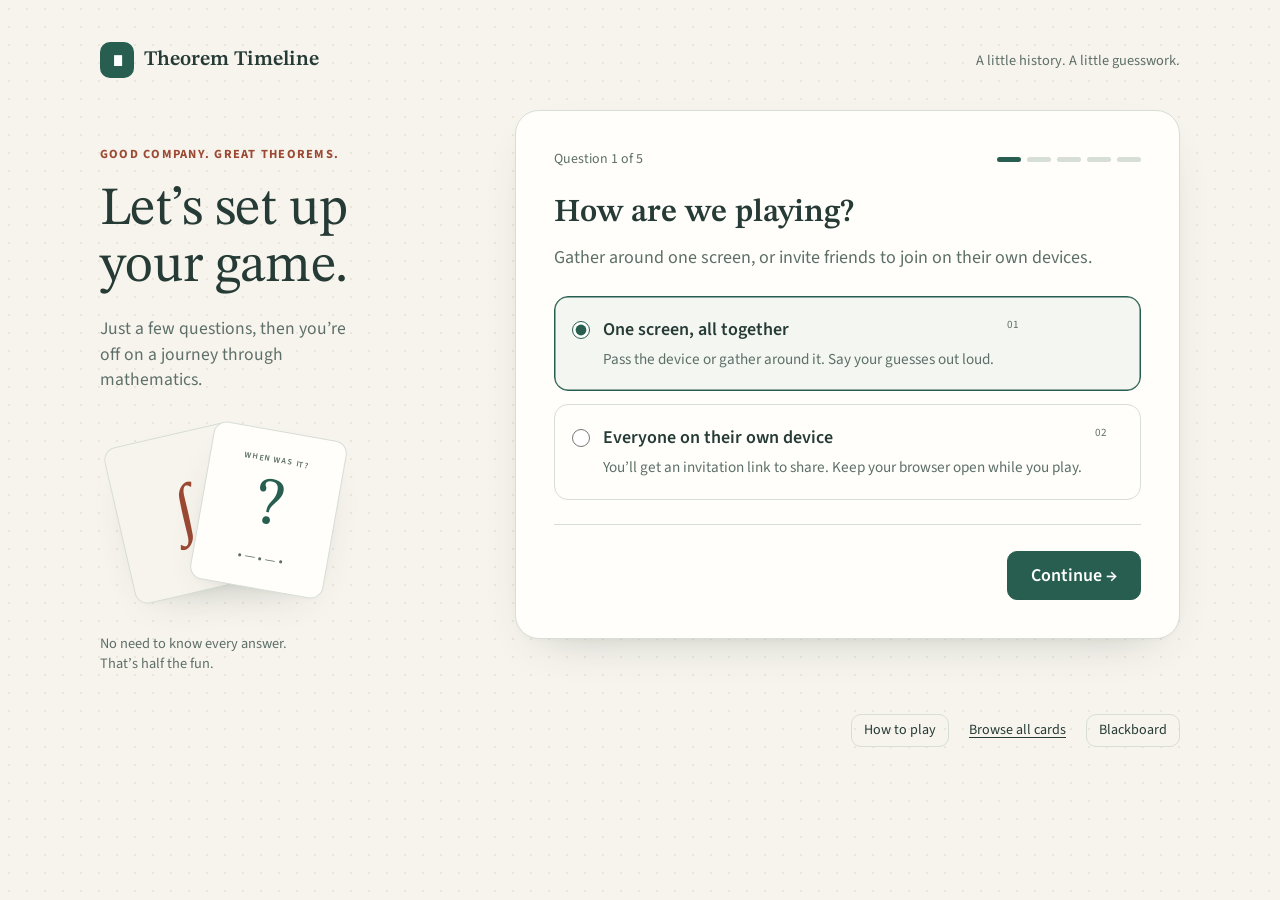
<file: site/index.html>
<!doctype html>
<html lang="en">
<head>
<meta charset="utf-8">
<meta name="viewport" content="width=device-width, initial-scale=1, viewport-fit=cover">
<title>Theorem Timeline</title>
<link rel="icon" href="data:image/svg+xml,%3Csvg xmlns='http://www.w3.org/2000/svg' viewBox='0 0 32 32'%3E%3Crect x='7' y='5' width='18' height='22' fill='%231B2A41'/%3E%3C/svg%3E">
<link rel="preconnect" href="https://fonts.googleapis.com">
<link rel="preconnect" href="https://fonts.gstatic.com" crossorigin>
<link rel="stylesheet" href="https://fonts.googleapis.com/css2?family=STIX+Two+Text:ital,wght@0,400;0,600;1,400&family=Source+Sans+3:wght@400;600;700&display=swap">
<link rel="stylesheet" href="vendor/katex/katex.min.css?v=b075123b50">
<link rel="stylesheet" href="style.css?v=e547e07cc0">
</head>
<body>
<main id="app"></main>
<dialog id="rules" aria-labelledby="rules-title">
  <div class="dialog-head">
    <h2 id="rules-title">How to play</h2>
    <button type="button" class="close" data-close aria-label="Close the rules">×</button>
  </div>
  <ol class="rules">
    <li>Everyone starts with one theorem in their timeline, showing its year, and a few ∎ tokens (2 unless changed at setup). The goal is to collect a set number of cards first.</li>
    <li>On your turn, read the new theorem and tap the gap in your timeline where you think it belongs. Equal years count as correct on either side.</li>
    <li>Name a mathematician credited for the result before the card is revealed: out loud on a shared screen, or typed in when playing online (small spelling mistakes are fine). A correct name earns you a ∎ (up to 5). On cards with several credited people, any one of them counts. Unless the game was set up otherwise, the name only counts if you also placed the card correctly.</li>
    <li>Before the reveal, other players may challenge: spend one ∎ and pick a different gap in your timeline. Each gap can hold only one challenge.</li>
    <li>Reveal the card. If you placed it right, you keep it. If you didn’t, a challenger who picked the right gap takes it into their own timeline. Otherwise it is discarded.</li>
    <li>At the start of a turn, any player can trade 3 ∎ for a card from the deck, placed correctly in their timeline.</li>
    <li>The first player to reach the target wins. If the deck runs out, the most cards wins, then the most ∎.</li>
  </ol>
</dialog>
<script src="vendor/katex/katex.min.js?v=e8d8855059"></script>
<script src="math.js?v=ae43feeab3"></script>
<script src="cards.js?v=8e529c0ac1"></script>
<script src="decks.js?v=d130dd4794"></script>
<script src="game.js?v=cfb825a4bc"></script>
<script src="setup-flow.js?v=dd5011cdbb"></script>
<script src="online.js?v=721d62ddc1"></script>
<script src="ui.js?v=c49f4eab27"></script>
</body>
</html>
</file>
<file: site/style.css>
/* Theorem Timeline. Light: graph paper and ink. Dark: blackboard and chalk. */
:root {
  color-scheme: light;
  --paper: #fafcff;
  --grid: #dde8f3;
  --ink: #1b2a41;
  --muted: #5b6b80;
  --line: #c9d6e4;
  --card: #ffffff;
  --card-rule: #d6e4f2;
  --card-top: #d9534f;
  --accent: #b5302a;
  --good: #2e7d4f;
  --good-wash: #e3f2e8;
  --bad: #b5302a;
  --button: #1b2a41;
  --button-ink: #ffffff;
  --shadow: 0 1px 0 #c9d6e4, 0 10px 24px -14px #1b2a4166;
  --p0: #2b6cb0; --p1: #2f855a; --p2: #805ad5; --p3: #c05621; --p4: #2c7a7b; --p5: #b83280;
  --serif: "STIX Two Text", "STIX Two Math", "Cambria Math", Cambria, Georgia, serif;
  --sans: "Source Sans 3", "Segoe UI", "Helvetica Neue", Arial, sans-serif;
  box-sizing: border-box;
  padding-top: env(safe-area-inset-top, 0px);
  padding-bottom: env(safe-area-inset-bottom, 0px);
}
@media (prefers-color-scheme: dark) {
  :root:not([data-theme="light"]) {
    color-scheme: dark;
    --paper: #1f2b27; --grid: #2a3833; --ink: #eef1ea; --muted: #a9b5ad; --line: #3e4e48;
    --card: #28352f; --card-rule: #33433c; --card-top: #f2a65a; --accent: #f2a65a;
    --good: #8fd19e; --good-wash: #2c4536; --bad: #f28b82; --button: #eef1ea; --button-ink: #1f2b27;
    --shadow: 0 1px 0 #3e4e48, 0 10px 24px -14px #000000aa;
    --p0: #7fb3ec; --p1: #7fd19b; --p2: #b9a2f0; --p3: #f0a36a; --p4: #6fd0cf; --p5: #f08cc6;
  }
}
:root[data-theme="dark"] {
  color-scheme: dark;
  --paper: #1f2b27; --grid: #2a3833; --ink: #eef1ea; --muted: #a9b5ad; --line: #3e4e48;
  --card: #28352f; --card-rule: #33433c; --card-top: #f2a65a; --accent: #f2a65a;
  --good: #8fd19e; --good-wash: #2c4536; --bad: #f28b82; --button: #eef1ea; --button-ink: #1f2b27;
  --shadow: 0 1px 0 #3e4e48, 0 10px 24px -14px #000000aa;
  --p0: #7fb3ec; --p1: #7fd19b; --p2: #b9a2f0; --p3: #f0a36a; --p4: #6fd0cf; --p5: #f08cc6;
}
*, *::before, *::after { box-sizing: inherit; }
html { scroll-padding-top: env(safe-area-inset-top, 0px); }
body {
  margin: 0; min-height: 100vh; color: var(--ink); font: 400 18px/1.45 var(--sans);
  background-color: var(--paper);
  background-image: linear-gradient(var(--grid) 1px, transparent 1px), linear-gradient(90deg, var(--grid) 1px, transparent 1px);
  background-size: 28px 28px;
}
button, input, select { font: inherit; color: inherit; }
button { cursor: pointer; }
:focus-visible { outline: 3px solid var(--accent); outline-offset: 3px; }
[hidden] { display: none !important; }
#app { max-width: 1500px; margin: 0 auto; padding: 18px clamp(14px, 3vw, 36px) 48px; }

/* Buttons */
.btn { border: 1.5px solid var(--ink); background: transparent; border-radius: 6px; padding: 9px 16px; font-weight: 600; line-height: 1.2; }
.btn:hover:not(:disabled) { background: var(--card); }
.btn.primary { background: var(--button); color: var(--button-ink); border-color: var(--button); }
.btn.primary:hover:not(:disabled) { filter: brightness(1.15); background: var(--button); }
.btn.quiet { border-color: var(--line); font-weight: 400; padding: 7px 12px; font-size: .9rem; }
.btn:disabled { opacity: .45; cursor: not-allowed; }
.qed { font-family: var(--serif); letter-spacing: .08em; }
a.btn { text-decoration: none; display: inline-block; color: var(--ink); }
.katex { font-size: 1.08em; color: inherit; }
.statement .katex { font-size: 1.05em; }
.tl-name .katex { font-size: 1em; }
.math.display { display: block; margin: .4em 0; overflow-x: auto; overflow-y: hidden; }

/* Top bar */
.bar { display: flex; align-items: center; justify-content: space-between; gap: 16px; flex-wrap: wrap; margin-bottom: 18px; }
.brand { font: 600 1.5rem/1 var(--serif); margin: 0; display: flex; align-items: center; gap: 10px; }
.brand::before { content: ""; width: .55em; height: .72em; background: var(--ink); display: inline-block; }
.bar-info { color: var(--muted); font-size: .95rem; display: flex; gap: 18px; }
.bar-actions { display: flex; gap: 8px; }

/* Setup */
.setup { max-width: 780px; margin: 4vh auto 0; }
.setup h1 { font: 600 clamp(2.4rem, 6vw, 4.2rem)/1.02 var(--serif); margin: 0 0 12px; letter-spacing: -.01em; }
.setup .lede { font: 400 1.25rem/1.5 var(--serif); color: var(--muted); max-width: 60ch; margin: 0 0 30px; }
.panel { background: var(--card); border: 1px solid var(--line); border-radius: 8px; padding: 22px 24px; margin-bottom: 18px; box-shadow: var(--shadow); }
.panel h2 { font: 600 1.15rem/1.3 var(--sans); margin: 0 0 14px; }
.players { display: grid; gap: 10px; margin-bottom: 12px; }
.player-input { display: flex; align-items: center; gap: 10px; }
.player-input .swatch { width: 14px; height: 14px; border-radius: 50%; background: var(--pc); flex: none; }
.player-input input { flex: 1; min-width: 0; padding: 9px 12px; border: 1.5px solid var(--line); border-radius: 6px; background: var(--paper); }
.options { display: grid; grid-template-columns: repeat(auto-fit, minmax(200px, 1fr)); gap: 16px 24px; }
.field { display: grid; gap: 6px; }
.field label, .field .label { font-weight: 600; font-size: .95rem; }
.field select { padding: 9px 10px; border: 1.5px solid var(--line); border-radius: 6px; background: var(--paper); }
.check { display: flex; gap: 10px; align-items: flex-start; font-size: .95rem; }
.check input { width: 20px; height: 20px; margin-top: 2px; accent-color: var(--ink); }
.deck-count { margin: 16px 0 0; color: var(--muted); }
.warning { color: var(--bad); font-weight: 600; margin: 8px 0 0; }
.start-row { display: flex; gap: 12px; flex-wrap: wrap; align-items: center; }
.start-row .btn.primary { font-size: 1.15rem; padding: 13px 26px; }

/* Setup modes and online lobby */
.setup { max-width: 980px; }
.modes { display: grid; grid-template-columns: repeat(auto-fit, minmax(320px, 1fr)); gap: 0 18px; align-items: start; }
.panel-text { margin: -6px 0 14px; color: var(--muted); }
.panel .start-row { margin-top: 14px; }
input.text { width: 100%; padding: 10px 12px; border: 1.5px solid var(--line); border-radius: 6px; background: var(--paper); }
.link-row { display: flex; gap: 10px; flex-wrap: wrap; }
.link-row input { flex: 1 1 280px; font-size: .95rem; }
.lobby-list { list-style: none; margin: 0 0 14px; padding: 0; display: grid; gap: 8px; }
.lobby-list li { display: flex; align-items: center; gap: 10px; flex-wrap: wrap; }
.tag { font-size: .78rem; font-weight: 700; border: 1.5px solid var(--line); border-radius: 4px; padding: 0 6px; color: var(--muted); }
.tag.off { color: var(--bad); border-color: currentColor; }
.net-status { color: var(--muted); margin: 12px 0 0; }
.guess { margin: 4px 0 12px; max-width: 46ch; }
.guess label { font-weight: 600; font-size: .95rem; }
.guess input { font-size: 1.1rem; }
.guess-result { font-weight: 600; }
.guess-result.good { color: var(--good); }
.guess-result.bad { color: var(--muted); }
.warning-box { border-left-color: var(--bad); }

/* Stage: the current card and the prompt */
.stage { display: grid; grid-template-columns: minmax(320px, 620px) minmax(280px, 1fr); gap: clamp(18px, 3vw, 40px); align-items: start; margin-bottom: 26px; }
.flip { perspective: 1600px; }
.flip.turnable { cursor: pointer; }
.card-column { display: grid; gap: 10px; justify-items: start; }
.card-column .flip { width: 100%; }
.flip-inner { display: grid; transition: transform .7s cubic-bezier(.2, .7, .2, 1); transform-style: preserve-3d; min-height: 290px; }
.flip.revealed .flip-inner { transform: rotateY(180deg); }
.face { grid-area: 1 / 1; backface-visibility: hidden; -webkit-backface-visibility: hidden; }
.face.back { transform: rotateY(180deg); }
.index-card {
  background: var(--card); border-radius: 4px; box-shadow: var(--shadow); padding: 30px 30px 24px; height: 100%;
  background-image: linear-gradient(var(--card-top), var(--card-top)), repeating-linear-gradient(var(--card), var(--card) 33px, var(--card-rule) 33px, var(--card-rule) 34px);
  background-size: 100% 2px, 100% 100%; background-position: 0 54px, 0 0; background-repeat: no-repeat, repeat;
  display: flex; flex-direction: column;
}
.face.back.index-card { background-image: repeating-linear-gradient(var(--card), var(--card) 33px, var(--card-rule) 33px, var(--card-rule) 34px); background-size: 100% 100%; }
.card-area { font-size: .85rem; color: var(--muted); margin: 0 0 26px; height: 18px; }
.statement { font: 400 clamp(1.45rem, 2.4vw, 2.05rem)/1.36 var(--serif); margin: 0; }
.back .year { font: 600 clamp(3.4rem, 7vw, 5.6rem)/1 var(--serif); margin: 0 0 6px; letter-spacing: -.02em; }
.back .theorem-name { font: italic 400 1.3rem/1.3 var(--serif); margin: 0 0 14px; }
.back .prover { font-size: 1.15rem; margin: 0; }
.back .prover strong { font-weight: 700; }
.back .note { font-size: .98rem; color: var(--muted); margin: auto 0 0; padding-top: 14px; }
.twist { display: inline-block; font-size: .8rem; font-weight: 700; color: var(--accent); border: 1.5px solid currentColor; border-radius: 4px; padding: 0 6px; margin-right: 6px; }

.prompt h2 { font: 600 clamp(1.5rem, 2.6vw, 2.1rem)/1.2 var(--serif); margin: 4px 0 10px; }
.prompt p { margin: 0 0 14px; max-width: 46ch; }
.prompt .hint { color: var(--muted); }
.who { color: var(--pc); }
.actions { display: flex; flex-wrap: wrap; gap: 10px; margin-top: 8px; }
.challengers { display: flex; flex-wrap: wrap; gap: 8px; margin: 6px 0 14px; }
.challenger { border: 2px solid var(--pc); color: var(--ink); background: var(--card); border-radius: 999px; padding: 7px 14px; font-weight: 600; }
.challenger[aria-pressed="true"] { background: var(--pc); color: var(--paper); }
.result { font: 600 1.35rem/1.35 var(--serif); margin: 4px 0 14px; }
.result.good { color: var(--good); }
.result.bad { color: var(--bad); }
.result.neutral { color: var(--ink); }
.flash { border-left: 4px solid var(--accent); padding: 6px 12px; background: var(--card); margin: 0 0 14px; max-width: 52ch; }

/* Timelines */
.timelines { display: grid; gap: 14px; }
.row { background: color-mix(in srgb, var(--card) 82%, transparent); border: 1px solid var(--line); border-radius: 8px; padding: 12px 16px 14px; }
.row.active { border: 2px solid var(--pc); background: var(--card); }
.row-head { display: flex; align-items: center; gap: 14px; flex-wrap: wrap; margin-bottom: 10px; }
.row-name { font-weight: 700; font-size: 1.1rem; display: flex; align-items: center; gap: 8px; }
.row-name::before { content: ""; width: 12px; height: 12px; border-radius: 50%; background: var(--pc); }
.row-score { color: var(--muted); font-size: .95rem; }
.tokens { display: inline-flex; gap: 4px; align-items: center; }
.token { width: 11px; height: 15px; background: var(--ink); display: inline-block; }
.token.spent { background: transparent; box-shadow: inset 0 0 0 1.5px var(--line); }
.row.active .token { width: 13px; height: 18px; }
.row-head .btn { margin-left: auto; }
.track { overflow-x: auto; padding: 4px 2px 6px; }
.line { list-style: none; margin: 0; padding: 0; display: flex; align-items: center; min-width: min-content; position: relative; }
.line::before { content: ""; position: absolute; left: 0; right: 0; top: 50%; height: 2px; background: var(--line); }
.tl-card { position: relative; flex: none; width: 9.6rem; background: var(--card); border: 1px solid var(--line); border-radius: 4px; padding: 8px 10px; box-shadow: var(--shadow); }
.row:not(.active) .tl-card { width: 7.6rem; padding: 6px 8px; }
.tl-year { font: 600 1.35rem/1.1 var(--serif); display: block; }
.row:not(.active) .tl-year { font-size: 1.05rem; }
.tl-name { font-size: .82rem; line-height: 1.25; display: -webkit-box; -webkit-line-clamp: 2; -webkit-box-orient: vertical; overflow: hidden; }
.tl-prover { font-size: .76rem; color: var(--muted); display: block; white-space: nowrap; overflow: hidden; text-overflow: ellipsis; }
.row:not(.active) .tl-name { -webkit-line-clamp: 1; }
.tl-card.new { border: 2px solid var(--good); }
.tl-card.new::after { content: "new"; position: absolute; top: -10px; right: 8px; background: var(--good); color: var(--paper); font-size: .7rem; font-weight: 700; padding: 0 6px; border-radius: 3px; }

/* Gaps between cards */
.gap { flex: none; position: relative; width: 26px; height: 64px; display: flex; align-items: center; justify-content: center; }
.gap .dot { width: 9px; height: 9px; border-radius: 50%; background: var(--line); position: relative; }
.gap button.slot {
  width: 44px; height: 64px; margin: 0 -9px; border: 2px dashed var(--muted); border-radius: 6px; background: var(--paper);
  font-size: 1.4rem; font-weight: 700; color: var(--muted); position: relative; z-index: 1;
}
.gap button.slot:hover { border-color: var(--ink); color: var(--ink); background: var(--card); }
.gap.wide { width: 62px; }
.marker { position: relative; z-index: 1; display: flex; flex-direction: column; align-items: center; gap: 3px; }
.ghost { width: 46px; height: 64px; border: 2px solid var(--pc); border-radius: 6px; background: var(--card); display: grid; place-items: center; font: 600 1.5rem/1 var(--serif); color: var(--pc); }
.ghost.wrong { border-color: var(--bad); color: var(--bad); text-decoration: line-through; }
.chip { min-width: 30px; height: 30px; border-radius: 999px; background: var(--pc); color: var(--paper); font-weight: 700; font-size: .85rem; display: grid; place-items: center; padding: 0 8px; }
.chip.won { outline: 3px solid var(--good); outline-offset: 2px; }
.chip.lost { opacity: .45; text-decoration: line-through; }
.gap.correct::after { content: ""; position: absolute; inset: -4px 0; border-radius: 8px; background: var(--good-wash); border: 2px solid var(--good); z-index: 0; }
.gap.correct .dot { background: var(--good); z-index: 1; }

/* Game over */
.over h2 { font: 600 clamp(2rem, 5vw, 3.4rem)/1.1 var(--serif); margin: 6px 0 10px; }

/* Card gallery */
.gallery h1 { font: 600 clamp(2rem, 4vw, 3rem)/1.1 var(--serif); margin: 4px 0 18px; }
.gallery-tools { display: grid; grid-template-columns: 2fr repeat(3, 1fr); gap: 14px 18px; align-items: end; }
.gallery-tools select { padding: 9px 10px; border: 1.5px solid var(--line); border-radius: 6px; background: var(--paper); }
.gallery-list { list-style: none; margin: 0; padding: 0; display: grid; gap: 22px; }
.gallery-meta { display: flex; gap: 8px; flex-wrap: wrap; margin: 0 0 8px; }
.tag.ok { color: var(--good); border-color: currentColor; }
.gallery-pair { display: grid; grid-template-columns: 1fr 1fr; gap: 14px; }
.gallery-face { min-height: 210px; padding: 18px 24px 18px; background-position: 0 50px, 0 0; }
.gallery-face .card-area { height: auto; }
.gallery-face.back { background-image: repeating-linear-gradient(var(--card), var(--card) 33px, var(--card-rule) 33px, var(--card-rule) 34px); background-size: 100% 100%; }
.gallery-face .card-area { margin-bottom: 28px; }
.gallery-face .statement { font-size: 1.3rem; }
.gallery-face.back .year { font-size: 2.6rem; }
.gallery-face.back .theorem-name { font-size: 1.1rem; }
@media (max-width: 760px) { .gallery-tools { grid-template-columns: 1fr 1fr; } .gallery-tools .search { grid-column: 1 / -1; } .gallery-pair { grid-template-columns: 1fr; } }

/* Rules dialog */
dialog { border: 1px solid var(--line); border-radius: 8px; max-width: 640px; width: calc(100% - 28px); padding: 24px 28px; background: var(--card); color: var(--ink); box-shadow: var(--shadow); }
dialog::backdrop { background: #0f1a2a88; }
.dialog-head { display: flex; justify-content: space-between; align-items: center; gap: 12px; }
.dialog-head h2 { font: 600 1.6rem/1.2 var(--serif); margin: 0; }
.close { width: 38px; height: 38px; border-radius: 50%; border: 1px solid var(--line); background: var(--paper); font-size: 1.3rem; line-height: 1; }
.rules { padding-left: 1.3em; margin: 16px 0 0; }
.rules li { margin-bottom: 10px; }

@media (max-width: 860px) {
  body { font-size: 16px; }
  .stage { grid-template-columns: 1fr; }
  .flip-inner { min-height: 250px; }
  .index-card { padding: 22px 20px 18px; background-position: 0 46px, 0 0; }
  .card-area { margin-bottom: 18px; }
  .bar-info { order: 3; width: 100%; }
}
@media (prefers-reduced-motion: reduce) {
  .flip-inner { transition: none; }
}

.deck-picker { margin: 14px 0 22px; }
.deck-picker > summary { width: fit-content; cursor: pointer; display: list-item; list-style-position: inside; }
.deck-picker-fields { display: grid; grid-template-columns: minmax(0, 1.4fr) minmax(200px, 1fr); gap: 24px; margin-top: 16px; padding: 18px; border: 1px solid var(--line); border-radius: 8px; background: var(--paper); }
.deck-picker fieldset { min-width: 0; border: 0; padding: 0; margin: 0; }
.deck-picker legend { font-weight: 700; margin-bottom: 6px; }
.deck-picker .check { margin: 8px 0; min-height: 30px; }
.deck-picker select { max-width: 100%; }
@media (max-width: 600px) { .deck-picker-fields { grid-template-columns: 1fr; gap: 16px; } }

/* A quiet, welcoming table for the guided setup. */
:root {
  --paper: #f7f4ed; --grid: #e9e5db; --ink: #263b36; --muted: #5d6f68;
  --line: #d7ded5; --card: #fffefa; --card-rule: #e5e9df; --card-top: #bc745a;
  --accent: #9b4933; --button: #275e50; --button-ink: #ffffff;
  --shadow: 0 2px 4px #263b3604, 0 18px 48px -28px #263b3655;
}
@media (prefers-color-scheme: dark) {
  :root:not([data-theme="light"]) {
    --paper: #1f2b27; --grid: #2a3833; --ink: #eef1ea; --muted: #b5c1b9; --line: #4e6057;
    --card: #28352f; --card-rule: #33433c; --card-top: #f2a65a; --accent: #f2a65a;
    --button: #c2decb; --button-ink: #1f2b27; --shadow: 0 14px 40px -26px #000a;
  }
}
:root[data-theme="dark"] {
  --paper: #1f2b27; --grid: #2a3833; --ink: #eef1ea; --muted: #b5c1b9; --line: #4e6057;
  --card: #28352f; --card-rule: #33433c; --card-top: #f2a65a; --accent: #f2a65a;
  --button: #c2decb; --button-ink: #1f2b27; --shadow: 0 14px 40px -26px #000a;
}
body { background-image: radial-gradient(var(--grid) .8px, transparent .8px); background-size: 18px 18px; }
.btn { border-radius: 10px; }
.panel { border-radius: 16px; }
.sr-only { position: absolute; width: 1px; height: 1px; padding: 0; margin: -1px; overflow: hidden; clip-path: inset(50%); white-space: nowrap; border: 0; }
.guided-setup { max-width: 1080px; margin: 2vh auto 0; }
.setup-brand { display: flex; align-items: center; gap: 10px; padding: 6px 0 32px; font: 600 1.3rem var(--serif); }
.brand-mark { display: grid; place-items: center; width: 34px; height: 36px; border-radius: 10px; background: var(--button); color: var(--button-ink); }
.brand-caption { margin-left: auto; color: var(--muted); font: 400 .9rem var(--sans); }
.setup-layout { display: grid; grid-template-columns: minmax(220px, .8fr) minmax(0, 1.45fr); gap: 48px; align-items: start; }
.setup-welcome { padding-top: 35px; }
.eyebrow { color: var(--accent); font-size: .78rem; font-weight: 700; letter-spacing: .1em; text-transform: uppercase; margin: 0 0 19px; }
.guided-setup h1 { font-size: clamp(2.6rem, 4.2vw, 3.7rem); line-height: 1.06; font-weight: 400; }
.welcome-copy { max-width: 28ch; color: var(--muted); margin: 20px 0 8px; font-size: 1.1rem; }
.welcome-footnote { font-size: .9rem; color: var(--muted); max-width: 29ch; margin-top: 28px; }
.math-postcards { position: relative; width: 240px; height: 185px; margin: 28px 0 0 12px; }
.postcard { position: absolute; width: 135px; height: 160px; border: 1px solid var(--line); border-radius: 13px; background: var(--card); box-shadow: var(--shadow); display: flex; flex-direction: column; align-items: center; justify-content: center; font: 400 4.2rem var(--serif); }
.back-card { left: 6px; top: 12px; transform: rotate(-13deg); color: var(--accent); background: var(--paper); }
.front-card { left: 89px; top: 9px; transform: rotate(10deg); color: var(--button); }
.postcard small { font: 600 .52rem var(--sans); letter-spacing: .12em; color: var(--muted); }
.mini-timeline { font: 400 .85rem var(--sans); color: var(--muted); }
.question-panel { min-width: 0; background: var(--card); border: 1px solid var(--line); border-radius: 24px; padding: clamp(22px, 3.2vw, 38px); box-shadow: var(--shadow); }
.step-meta { display: flex; gap: 12px; align-items: center; justify-content: space-between; margin-bottom: 26px; color: var(--muted); font-size: .87rem; }
.step-dots { display: flex; gap: 6px; list-style: none; padding: 0; margin: 0; }
.step-dots li { width: 24px; height: 5px; background: var(--line); border-radius: 3px; }
.step-dots li.filled { background: var(--button); }
.question-panel h2 { font: 600 clamp(1.6rem, 2.5vw, 2rem)/1.15 var(--serif); margin: 0 0 12px; }
.question-panel h2:focus { outline: none; }
.question-intro { color: var(--muted); margin: 0 0 25px; line-height: 1.5; }
.question-content > .field + .field { margin-top: 22px; }
.mode-answers { border: 0; margin: 0; padding: 0; display: grid; gap: 13px; }
.answer-card { position: relative; display: flex; gap: 13px; align-items: flex-start; border: 1.5px solid var(--line); border-radius: 14px; padding: 20px 17px; cursor: pointer; }
.answer-card:has(input:checked) { border-color: var(--button); background: color-mix(in srgb, var(--button) 5%, var(--card)); box-shadow: inset 0 0 0 .5px var(--button); }
.answer-card:hover { border-color: var(--button); }
.answer-card input { accent-color: var(--button); width: 18px; height: 18px; flex: none; margin: 4px 0 0; }
.answer-copy { display: grid; gap: 6px; }
.answer-copy strong { font-weight: 600; }
.answer-copy > span { color: var(--muted); font-size: .95rem; line-height: 1.4; }
.answer-number { color: var(--muted); font-size: .7rem; }
.player-label { display: flex; align-items: center; gap: 8px; font-size: .85rem; white-space: nowrap; }
.field-hint { font-size: .91rem; line-height: 1.5; color: var(--muted); margin: 12px 0 0; }
.guided-picker { margin: 0; }
.guided-picker .deck-picker-fields { display: grid; grid-template-columns: 1fr; gap: 22px; padding-top: 0; }
.guided-picker fieldset { display: grid; grid-template-columns: 1fr 1fr; gap: 10px 18px; }
.guided-picker legend { font-size: .97rem; margin-bottom: 6px; }
.guided-picker fieldset .panel-text { grid-column: 1 / -1; font-size: .91rem; line-height: 1.45; margin: 4px 0 5px; }
.guided-picker fieldset label:first-of-type { grid-column: 1 / -1; border-bottom: 1px solid var(--line); padding-bottom: 12px; margin-bottom: 2px; }
.guided-picker .check { margin: 0; }
.guided-picker .field-hint { margin-top: 0; }
.extra-options { margin-top: 25px; border-top: 1px solid var(--line); padding-top: 16px; font-size: .94rem; }
.extra-options summary { cursor: pointer; color: var(--muted); }
.extra-options[open] summary { margin-bottom: 18px; }
.extra-options .check { margin-top: 18px; }
.deck-feedback { background: var(--paper); border-radius: 10px; padding: 13px 16px; margin-top: 22px; font-size: .9rem; }
.deck-feedback p { margin: 0 0 4px; font-weight: 600; }
.deck-feedback a, .text-link, .setup-footer a { color: var(--ink); text-underline-offset: 3px; }
.text-link { display: inline-block; margin-top: 15px; font-size: .88rem; }
.game-summary { margin: 0; }
.game-summary > div { padding: 13px 0; border-bottom: 1px solid var(--line); }
.game-summary > div:first-child { padding-top: 0; }
.game-summary dt { color: var(--muted); font-size: .8rem; margin-bottom: 3px; }
.game-summary dd { margin: 0; font-size: 1rem; }
.wizard-nav { display: flex; align-items: center; justify-content: space-between; gap: 18px; padding-top: 26px; margin-top: 24px; border-top: 1px solid var(--line); }
.wizard-nav .btn.primary { padding: 13px 23px; }
.setup-footer { display: flex; justify-content: flex-end; align-items: center; gap: 20px; flex-wrap: wrap; margin-top: 24px; font-size: .88rem; }
.setup-footer .btn { font-size: .88rem; }
.resume-strip { display: flex; align-items: center; flex-wrap: wrap; gap: 10px 18px; background: var(--card); border: 1px solid var(--line); border-radius: 14px; padding: 15px 20px; margin-bottom: 22px; font-size: .9rem; }
.resume-strip > div { flex: 1 1 260px; }
.resume-strip > div span { display: block; color: var(--muted); }
@media (max-width: 760px) {
  .guided-setup { margin-top: 0; }
  .setup-layout { grid-template-columns: 1fr; gap: 22px; }
  .setup-brand { padding-bottom: 22px; }
  .brand-caption, .math-postcards, .welcome-footnote { display: none; }
  .setup-welcome { padding: 0 4px; }
  .eyebrow { margin-bottom: 10px; }
  .guided-setup h1 { font-size: 2.5rem; }
  .guided-setup h1 br { display: none; }
  .welcome-copy { max-width: none; margin: 12px 0 0; font-size: 1rem; }
  .question-panel { border-radius: 18px; }
  .setup-footer { justify-content: center; gap: 13px; }
}
@media (max-width: 410px) {
  .guided-picker fieldset { grid-template-columns: 1fr; }
  .player-input { flex-wrap: wrap; gap: 6px; }
  .player-label { flex-basis: 100%; }
  .step-dots li { width: 18px; }
  .wizard-nav .btn { padding-left: 12px; padding-right: 12px; }
}
</file>
